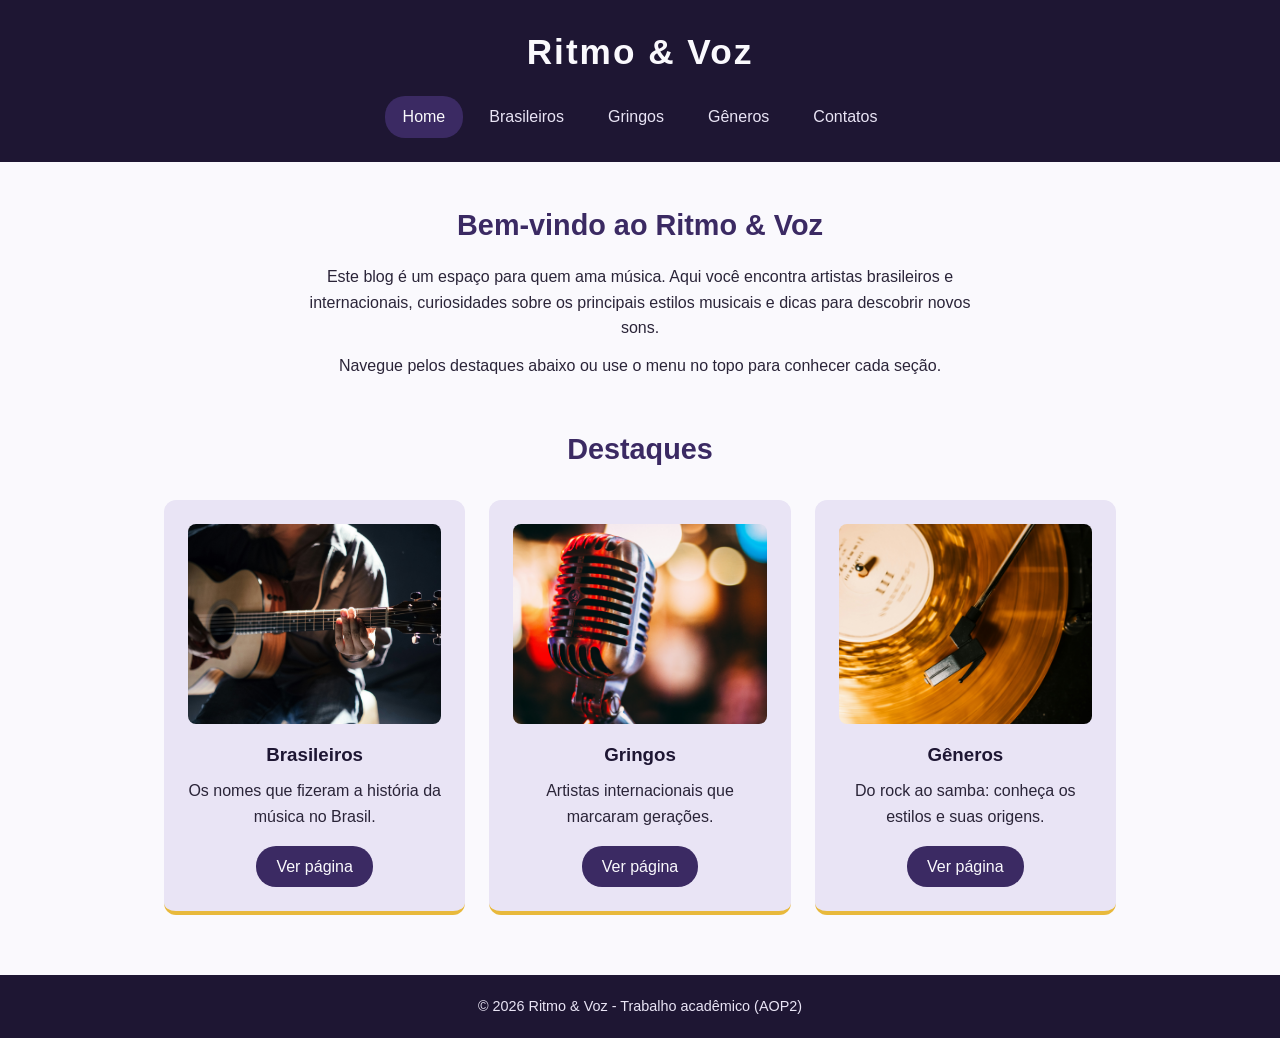
<file: index.html>
<!DOCTYPE html>
<html lang="pt-BR">
<head>
  <meta charset="UTF-8">
  <meta name="viewport" content="width=device-width, initial-scale=1.0">
  <title>Ritmo & Voz | Home</title>
  <link rel="stylesheet" href="css/style.css">
</head>
<body>

  <header>
    <h1>Ritmo & Voz</h1>
    <nav>
      <a class="ativo" href="index.html">Home</a>
      <a href="brasileiros.html">Brasileiros</a>
      <a href="gringos.html">Gringos</a>
      <a href="generos.html">Gêneros</a>
      <a href="contatos.html">Contatos</a>
    </nav>
  </header>

  <main>
  <section class="apresentacao">
    <h2>Bem-vindo ao Ritmo & Voz</h2>
    <p>
      Este blog é um espaço para quem ama música. Aqui você encontra
      artistas brasileiros e internacionais, curiosidades sobre os
      principais estilos musicais e dicas para descobrir novos sons.
    </p>
    <p>
      Navegue pelos destaques abaixo ou use o menu no topo para
      conhecer cada seção.
    </p>
  </section>

  <section class="destaques">
    <h2>Destaques</h2>

    <div class="cards">
  <article class="card">
    <a href="brasileiros.html">
      <img src="img/brasileiro_1.jpg" alt="Pessoa tocando violão">
    </a>
    <h3>Brasileiros</h3>
    <p>Os nomes que fizeram a história da música no Brasil.</p>
    <a class="botao" href="brasileiros.html">Ver página</a>
  </article>

  <article class="card">
    <a href="gringos.html">
      <img src="img/gringo_1.jpg" alt="Microfone vintage em um palco">
    </a>
    <h3>Gringos</h3>
    <p>Artistas internacionais que marcaram gerações.</p>
    <a class="botao" href="gringos.html">Ver página</a>
  </article>

  <article class="card">
    <a href="generos.html">
      <img src="img/generos_2.jpg" alt="Vitrola tocando um disco de vinil dourado">
    </a>
    <h3>Gêneros</h3>
    <p>Do rock ao samba: conheça os estilos e suas origens.</p>
    <a class="botao" href="generos.html">Ver página</a>
  </article>
</div>
  </section>
</main>

  <footer>
    <p>&copy; 2026 Ritmo & Voz - Trabalho acadêmico (AOP2)</p>
  </footer>

</body>
</html>
</file>
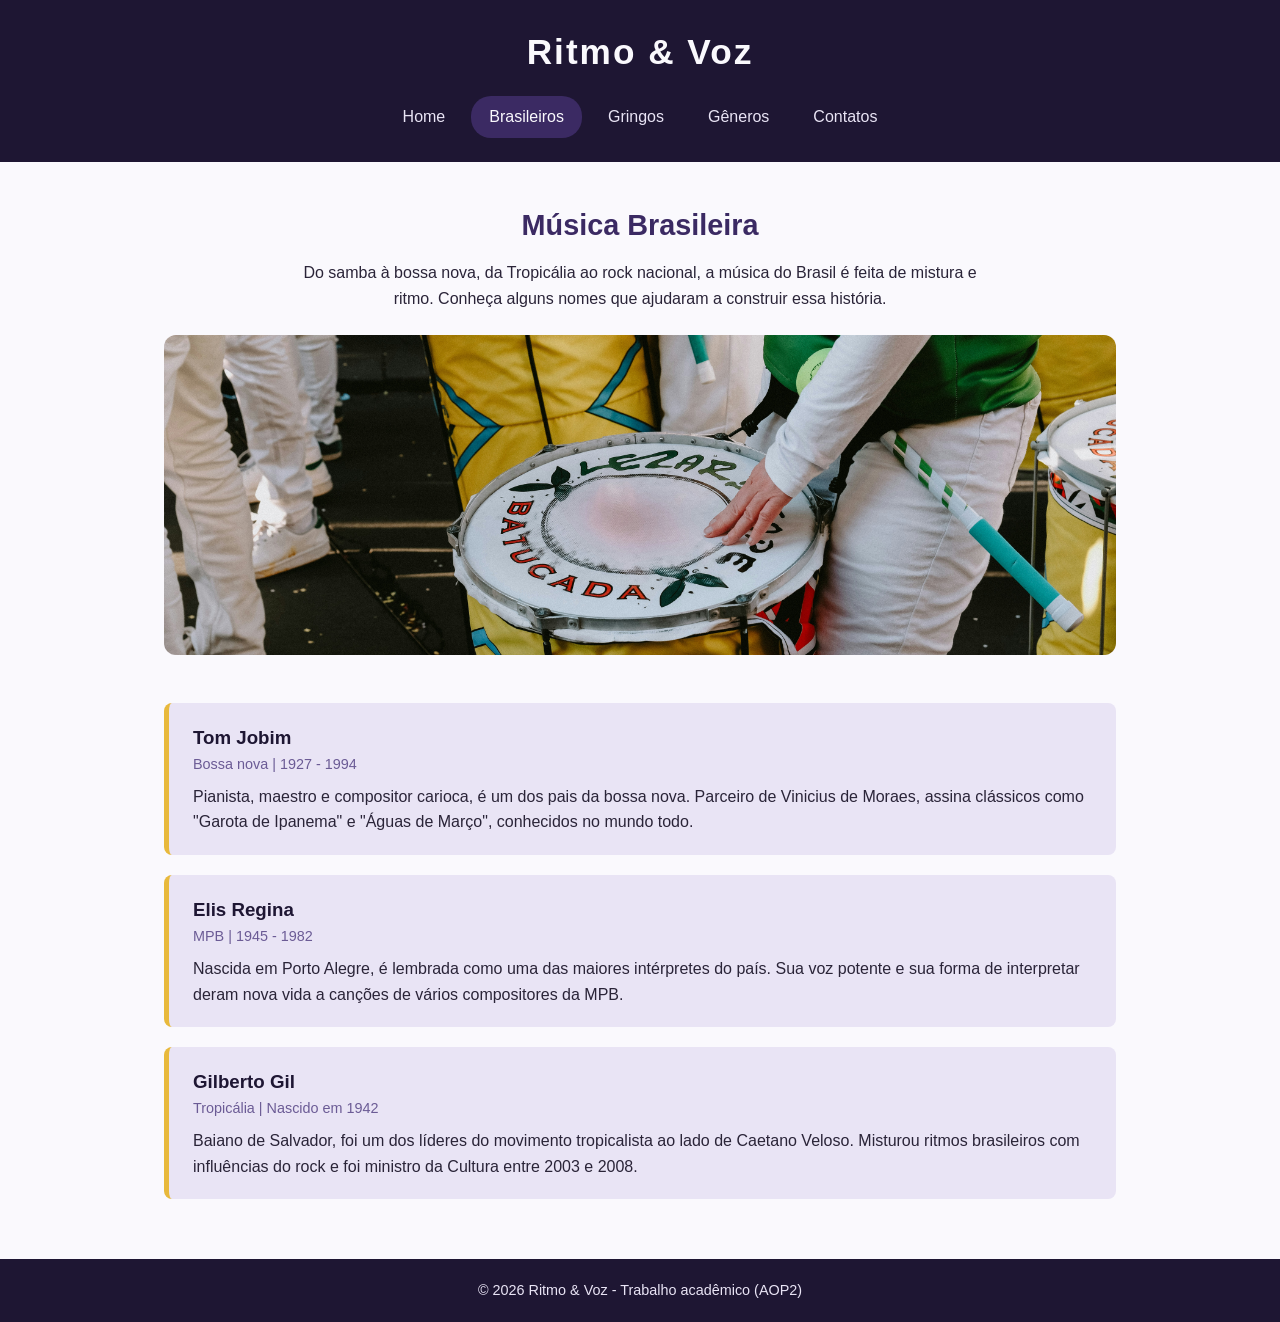
<file: brasileiros.html>
<!DOCTYPE html>
<html lang="pt-BR">
<head>
  <meta charset="UTF-8">
  <meta name="viewport" content="width=device-width, initial-scale=1.0">
  <title>Ritmo & Voz | Brasileiros</title>
  <link rel="stylesheet" href="css/style.css">
</head>
<body>

  <header>
    <h1>Ritmo & Voz</h1>
    <nav>
      <a href="index.html">Home</a>
      <a class="ativo" href="brasileiros.html">Brasileiros</a>
      <a href="gringos.html">Gringos</a>
      <a href="generos.html">Gêneros</a>
      <a href="contatos.html">Contatos</a>
    </nav>
  </header>

  <main>
    <section class="topo-pagina">
      <h2>Música Brasileira</h2>
      <p>
        Do samba à bossa nova, da Tropicália ao rock nacional, a música
        do Brasil é feita de mistura e ritmo. Conheça alguns nomes que
        ajudaram a construir essa história.
      </p>
      <img src="img/brasileiro_2.jpg" alt="Percussionista tocando tambor em um desfile colorido">
    </section>

    <section class="artistas">
      <article class="artista">
        <h3>Tom Jobim</h3>
        <p class="detalhe">Bossa nova | 1927 - 1994</p>
        <p>
          Pianista, maestro e compositor carioca, é um dos pais da bossa
          nova. Parceiro de Vinicius de Moraes, assina clássicos como
          "Garota de Ipanema" e "Águas de Março", conhecidos no mundo todo.
        </p>
      </article>

      <article class="artista">
        <h3>Elis Regina</h3>
        <p class="detalhe">MPB | 1945 - 1982</p>
        <p>
          Nascida em Porto Alegre, é lembrada como uma das maiores
          intérpretes do país. Sua voz potente e sua forma de interpretar
          deram nova vida a canções de vários compositores da MPB.
        </p>
      </article>

      <article class="artista">
        <h3>Gilberto Gil</h3>
        <p class="detalhe">Tropicália | Nascido em 1942</p>
        <p>
          Baiano de Salvador, foi um dos líderes do movimento tropicalista
          ao lado de Caetano Veloso. Misturou ritmos brasileiros com
          influências do rock e foi ministro da Cultura entre 2003 e 2008.
        </p>
      </article>
    </section>
  </main>

  <footer>
    <p>&copy; 2026 Ritmo & Voz - Trabalho acadêmico (AOP2)</p>
  </footer>

</body>
</html>
</file>
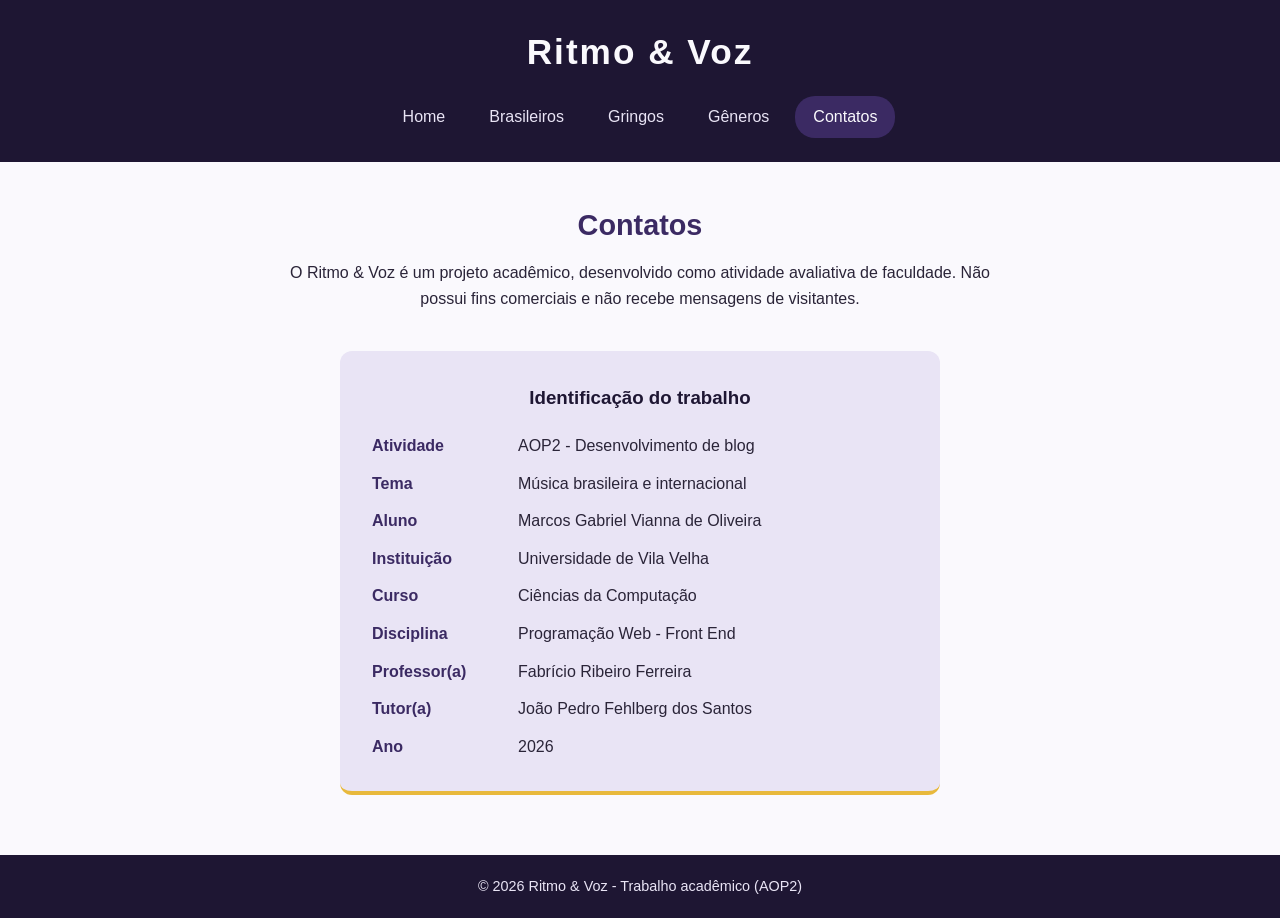
<file: contatos.html>
<!DOCTYPE html>
<html lang="pt-BR">
<head>
  <meta charset="UTF-8">
  <meta name="viewport" content="width=device-width, initial-scale=1.0">
  <title>Ritmo & Voz | Contatos</title>
  <link rel="stylesheet" href="css/style.css">
</head>
<body>

  <header>
    <h1>Ritmo & Voz</h1>
    <nav>
      <a href="index.html">Home</a>
      <a href="brasileiros.html">Brasileiros</a>
      <a href="gringos.html">Gringos</a>
      <a href="generos.html">Gêneros</a>
      <a class="ativo" href="contatos.html">Contatos</a>
    </nav>
  </header>

  <main>
    <section class="topo-pagina">
      <h2>Contatos</h2>
      <p>
        O Ritmo & Voz é um projeto acadêmico, desenvolvido como atividade
        avaliativa de faculdade. Não possui fins comerciais e não recebe
        mensagens de visitantes.
      </p>
    </section>

    <section class="identificacao">
      <h3>Identificação do trabalho</h3>
      <dl>
        <dt>Atividade</dt>
        <dd>AOP2 - Desenvolvimento de blog</dd>

        <dt>Tema</dt>
        <dd>Música brasileira e internacional</dd>

        <dt>Aluno</dt>
        <dd>Marcos Gabriel Vianna de Oliveira</dd>

        <dt>Instituição</dt>
        <dd>Universidade de Vila Velha</dd>

        <dt>Curso</dt>
        <dd>Ciências da Computação</dd>

        <dt>Disciplina</dt>
        <dd>Programação Web - Front End</dd>

        <dt>Professor(a)</dt>
        <dd>Fabrício Ribeiro Ferreira</dd>

        <dt>Tutor(a)</dt>
        <dd>João Pedro Fehlberg dos Santos</dd>

        <dt>Ano</dt>
        <dd>2026</dd>
      </dl>
    </section>
  </main>

  <footer>
    <p>&copy; 2026 Ritmo & Voz - Trabalho acadêmico (AOP2)</p>
  </footer>

</body>
</html>
</file>
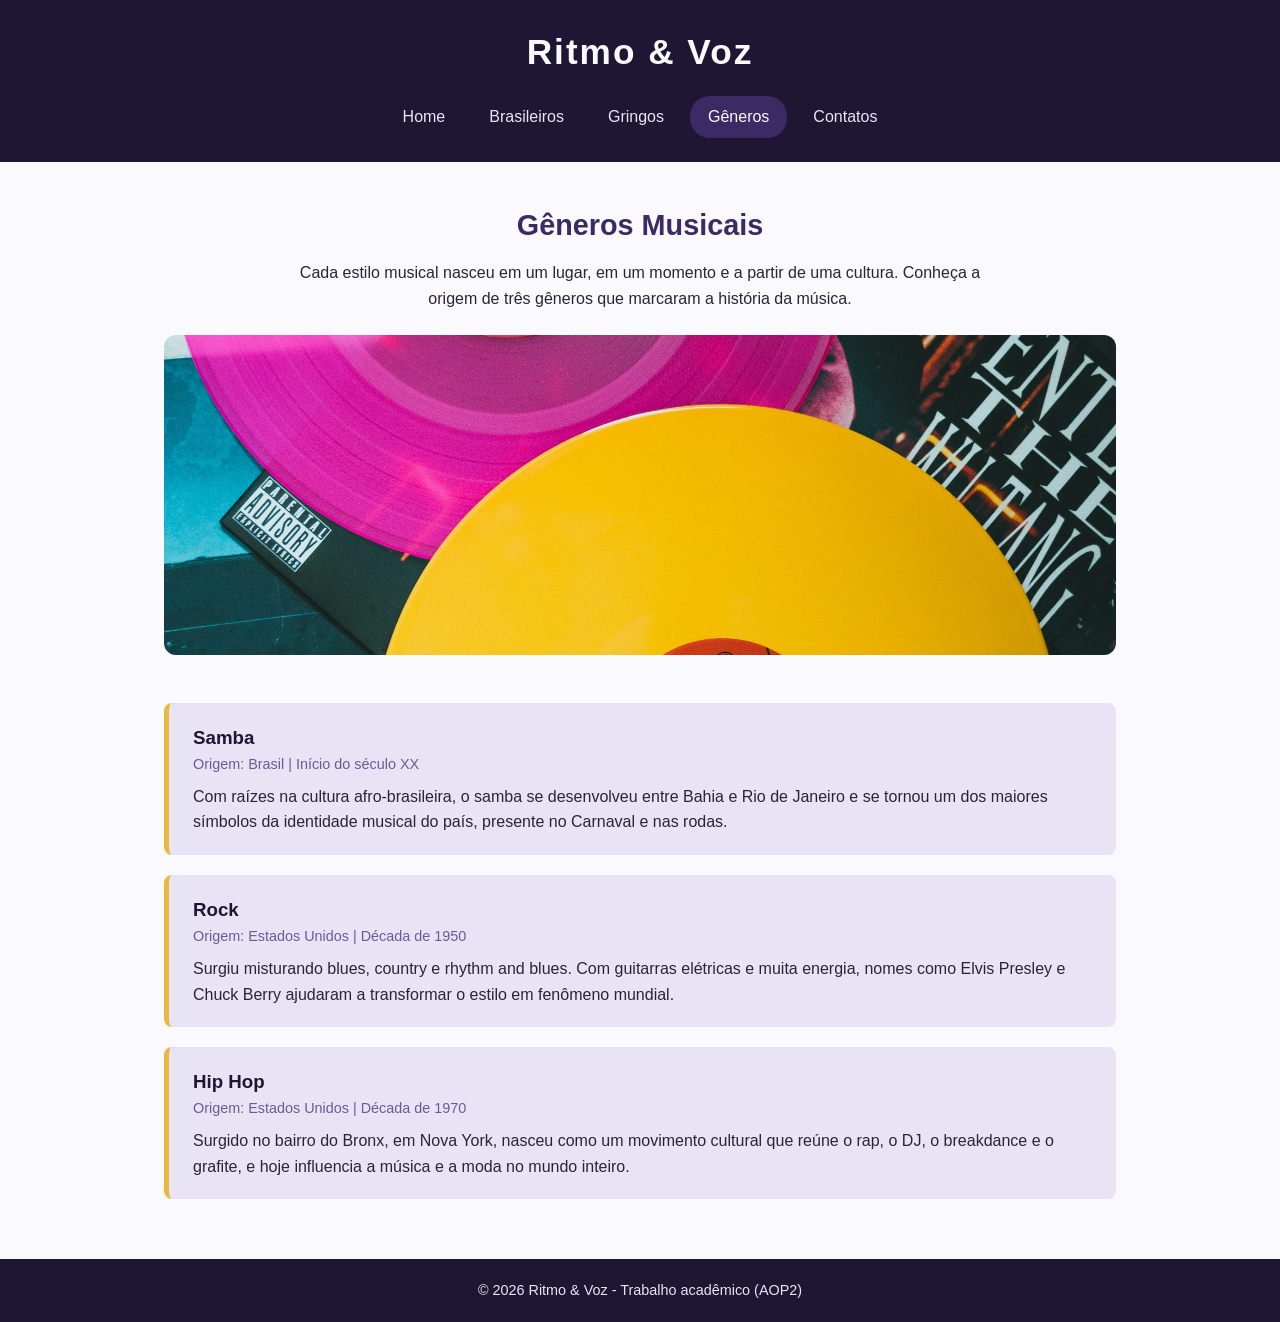
<file: generos.html>
<!DOCTYPE html>
<html lang="pt-BR">
<head>
  <meta charset="UTF-8">
  <meta name="viewport" content="width=device-width, initial-scale=1.0">
  <title>Ritmo & Voz | Gêneros</title>
  <link rel="stylesheet" href="css/style.css">
</head>
<body>

  <header>
    <h1>Ritmo & Voz</h1>
    <nav>
      <a href="index.html">Home</a>
      <a href="brasileiros.html">Brasileiros</a>
      <a href="gringos.html">Gringos</a>
      <a class="ativo" href="generos.html">Gêneros</a>
      <a href="contatos.html">Contatos</a>
    </nav>
  </header>

  <main>
    <section class="topo-pagina">
      <h2>Gêneros Musicais</h2>
      <p>
        Cada estilo musical nasceu em um lugar, em um momento e a partir
        de uma cultura. Conheça a origem de três gêneros que marcaram
        a história da música.
      </p>
      <img src="img/generos_1.jpg" alt="Discos de vinil coloridos em rosa e amarelo">
    </section>

    <section class="artistas">
      <article class="artista">
        <h3>Samba</h3>
        <p class="detalhe">Origem: Brasil | Início do século XX</p>
        <p>
          Com raízes na cultura afro-brasileira, o samba se desenvolveu
          entre Bahia e Rio de Janeiro e se tornou um dos maiores símbolos
          da identidade musical do país, presente no Carnaval e nas rodas.
        </p>
      </article>

      <article class="artista">
        <h3>Rock</h3>
        <p class="detalhe">Origem: Estados Unidos | Década de 1950</p>
        <p>
          Surgiu misturando blues, country e rhythm and blues. Com
          guitarras elétricas e muita energia, nomes como Elvis Presley
          e Chuck Berry ajudaram a transformar o estilo em fenômeno mundial.
        </p>
      </article>

      <article class="artista">
        <h3>Hip Hop</h3>
        <p class="detalhe">Origem: Estados Unidos | Década de 1970</p>
        <p>
          Surgido no bairro do Bronx, em Nova York, nasceu como um movimento
          cultural que reúne o rap, o DJ, o breakdance e o grafite, e hoje
          influencia a música e a moda no mundo inteiro.
        </p>
      </article>
    </section>
  </main>

  <footer>
    <p>&copy; 2026 Ritmo & Voz - Trabalho acadêmico (AOP2)</p>
  </footer>

</body>
</html>
</file>
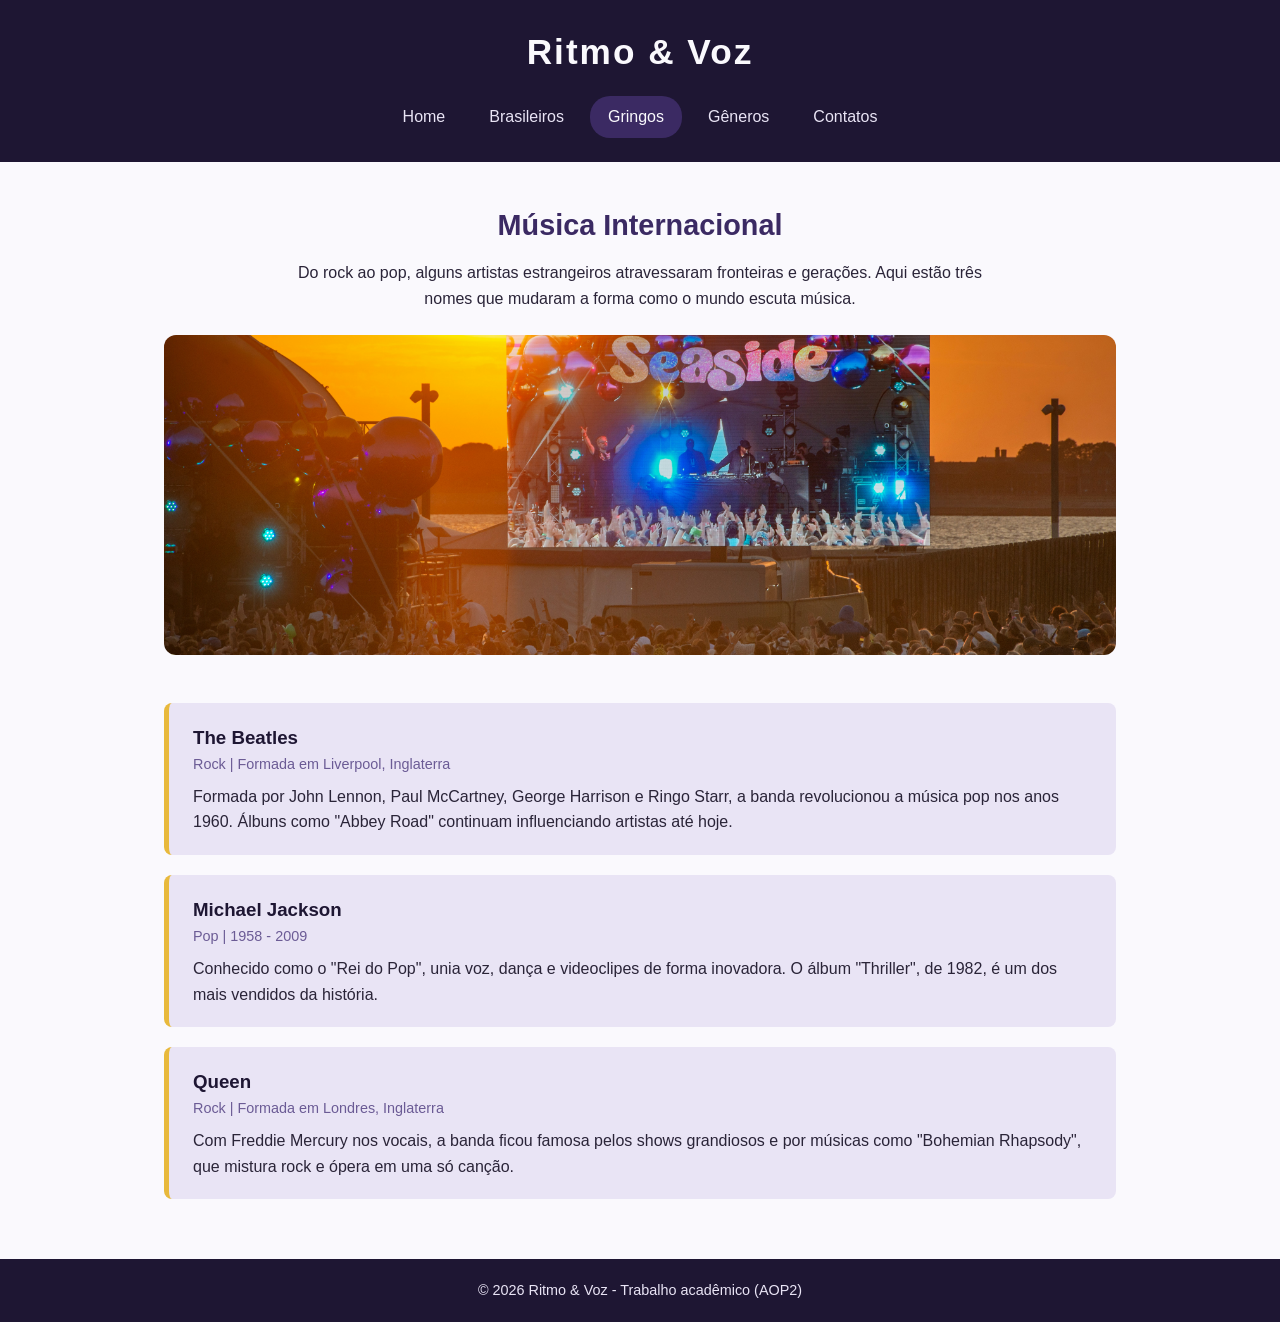
<file: gringos.html>
<!DOCTYPE html>
<html lang="pt-BR">
<head>
  <meta charset="UTF-8">
  <meta name="viewport" content="width=device-width, initial-scale=1.0">
  <title>Ritmo & Voz | Gringos</title>
  <link rel="stylesheet" href="css/style.css">
</head>
<body>

  <header>
    <h1>Ritmo & Voz</h1>
    <nav>
      <a href="index.html">Home</a>
      <a href="brasileiros.html">Brasileiros</a>
      <a class="ativo" href="gringos.html">Gringos</a>
      <a href="generos.html">Gêneros</a>
      <a href="contatos.html">Contatos</a>
    </nav>
  </header>

  <main>
    <section class="topo-pagina">
      <h2>Música Internacional</h2>
      <p>
        Do rock ao pop, alguns artistas estrangeiros atravessaram
        fronteiras e gerações. Aqui estão três nomes que mudaram a
        forma como o mundo escuta música.
      </p>
      <img src="img/gringo_2.jpg" alt="Show ao ar livre durante o pôr do sol com a plateia">
    </section>

    <section class="artistas">
      <article class="artista">
        <h3>The Beatles</h3>
        <p class="detalhe">Rock | Formada em Liverpool, Inglaterra</p>
        <p>
          Formada por John Lennon, Paul McCartney, George Harrison e
          Ringo Starr, a banda revolucionou a música pop nos anos 1960.
          Álbuns como "Abbey Road" continuam influenciando artistas até hoje.
        </p>
      </article>

      <article class="artista">
        <h3>Michael Jackson</h3>
        <p class="detalhe">Pop | 1958 - 2009</p>
        <p>
          Conhecido como o "Rei do Pop", unia voz, dança e videoclipes
          de forma inovadora. O álbum "Thriller", de 1982, é um dos mais
          vendidos da história.
        </p>
      </article>

      <article class="artista">
        <h3>Queen</h3>
        <p class="detalhe">Rock | Formada em Londres, Inglaterra</p>
        <p>
          Com Freddie Mercury nos vocais, a banda ficou famosa pelos
          shows grandiosos e por músicas como "Bohemian Rhapsody",
          que mistura rock e ópera em uma só canção.
        </p>
      </article>
    </section>
  </main>

  <footer>
    <p>&copy; 2026 Ritmo & Voz - Trabalho acadêmico (AOP2)</p>
  </footer>

</body>
</html>
</file>
<file: css/style.css>
/* ===== Paleta de cores ===== */
:root {
  --roxo-escuro: #1e1633;
  --roxo-medio: #3b2a63;
  --roxo-claro: #6b5b95;
  --lilas: #e9e4f5;
  --amarelo: #e8b93c;
  --branco: #faf9fd;
  --texto: #2a2438;
}

/* ===== Reset basico ===== */
* {
  margin: 0;
  padding: 0;
  box-sizing: border-box;
}

body {
  font-family: "Segoe UI", Tahoma, Arial, sans-serif;
  background-color: var(--branco);
  color: var(--texto);
  line-height: 1.6;
}

/* ===== Cabecalho ===== */
header {
  background-color: var(--roxo-escuro);
  color: var(--branco);
  padding: 24px 40px;
  text-align: center;
}

header h1 {
  font-size: 2.2rem;
  letter-spacing: 2px;
  margin-bottom: 16px;
}

/* ===== Menu de navegacaoo ===== */
nav {
  display: flex;
  justify-content: center;
  flex-wrap: wrap;
  gap: 8px;
}

nav a {
  color: var(--lilas);
  text-decoration: none;
  padding: 8px 18px;
  border-radius: 20px;
  transition: background-color 0.3s, color 0.3s;
}

nav a:hover {
  background-color: var(--amarelo);
  color: var(--roxo-escuro);
}

/* ===== Conteudo principal ===== */
main {
  max-width: 1000px;
  margin: 40px auto;
  padding: 0 24px;
}

/* ===== Rodape ===== */
footer {
  background-color: var(--roxo-escuro);
  color: var(--lilas);
  text-align: center;
  padding: 20px;
  margin-top: 60px;
  font-size: 0.9rem;
}

.apresentacao {
  text-align: center;
  margin-bottom: 48px;
}

.apresentacao h2,
.destaques h2 {
  color: var(--roxo-medio);
  font-size: 1.8rem;
  margin-bottom: 16px;
}

.apresentacao p {
  max-width: 700px;
  margin: 0 auto 12px;
}

.destaques h2 {
  text-align: center;
  margin-bottom: 28px;
}

.cards {
  display: grid;
  grid-template-columns: repeat(auto-fit, minmax(250px, 1fr));
  gap: 24px;
}

.card {
  background-color: var(--lilas);
  border-radius: 12px;
  padding: 24px;
  text-align: center;
  border-bottom: 4px solid var(--amarelo);
}

.card h3 {
  color: var(--roxo-escuro);
  margin-bottom: 8px;
}

.card p {
  margin-bottom: 16px;
}

.card .botao {
  display: inline-block;
  background-color: var(--roxo-medio);
  color: var(--branco);
  text-decoration: none;
  padding: 8px 20px;
  border-radius: 20px;
}

.card .botao:hover {
  background-color: var(--amarelo);
  color: var(--roxo-escuro);
}

.card img {
  display: block;
  width: 100%;
  height: 200px;
  object-fit: cover;
  border-radius: 8px;
  margin-bottom: 16px;
  transition: transform 0.3s;
}

.card img:hover {
  transform: scale(1.03);
}

nav a.ativo {
  background-color: var(--roxo-medio);
  color: var(--branco);
}

.topo-pagina {
  text-align: center;
  margin-bottom: 40px;
}

.topo-pagina h2 {
  color: var(--roxo-medio);
  font-size: 1.8rem;
  margin-bottom: 12px;
}

.topo-pagina p {
  max-width: 700px;
  margin: 0 auto 24px;
}

.topo-pagina img {
  width: 100%;
  max-height: 320px;
  object-fit: cover;
  border-radius: 12px;
}

.artistas {
  display: flex;
  flex-direction: column;
  gap: 20px;
}

.artista {
  background-color: var(--lilas);
  border-left: 5px solid var(--amarelo);
  border-radius: 8px;
  padding: 20px 24px;
}

.artista h3 {
  color: var(--roxo-escuro);
}

.artista .detalhe {
  color: var(--roxo-claro);
  font-size: 0.9rem;
  margin-bottom: 8px;
}

.identificacao {
  max-width: 600px;
  margin: 0 auto;
  background-color: var(--lilas);
  padding: 32px;
  border-radius: 12px;
  border-bottom: 4px solid var(--amarelo);
}

.identificacao h3 {
  color: var(--roxo-escuro);
  margin-bottom: 20px;
  text-align: center;
}

.identificacao dl {
  display: grid;
  grid-template-columns: 130px 1fr;
  gap: 12px 16px;
}

.identificacao dt {
  font-weight: 600;
  color: var(--roxo-medio);
}

.identificacao dd {
  margin: 0;
}
</file>
